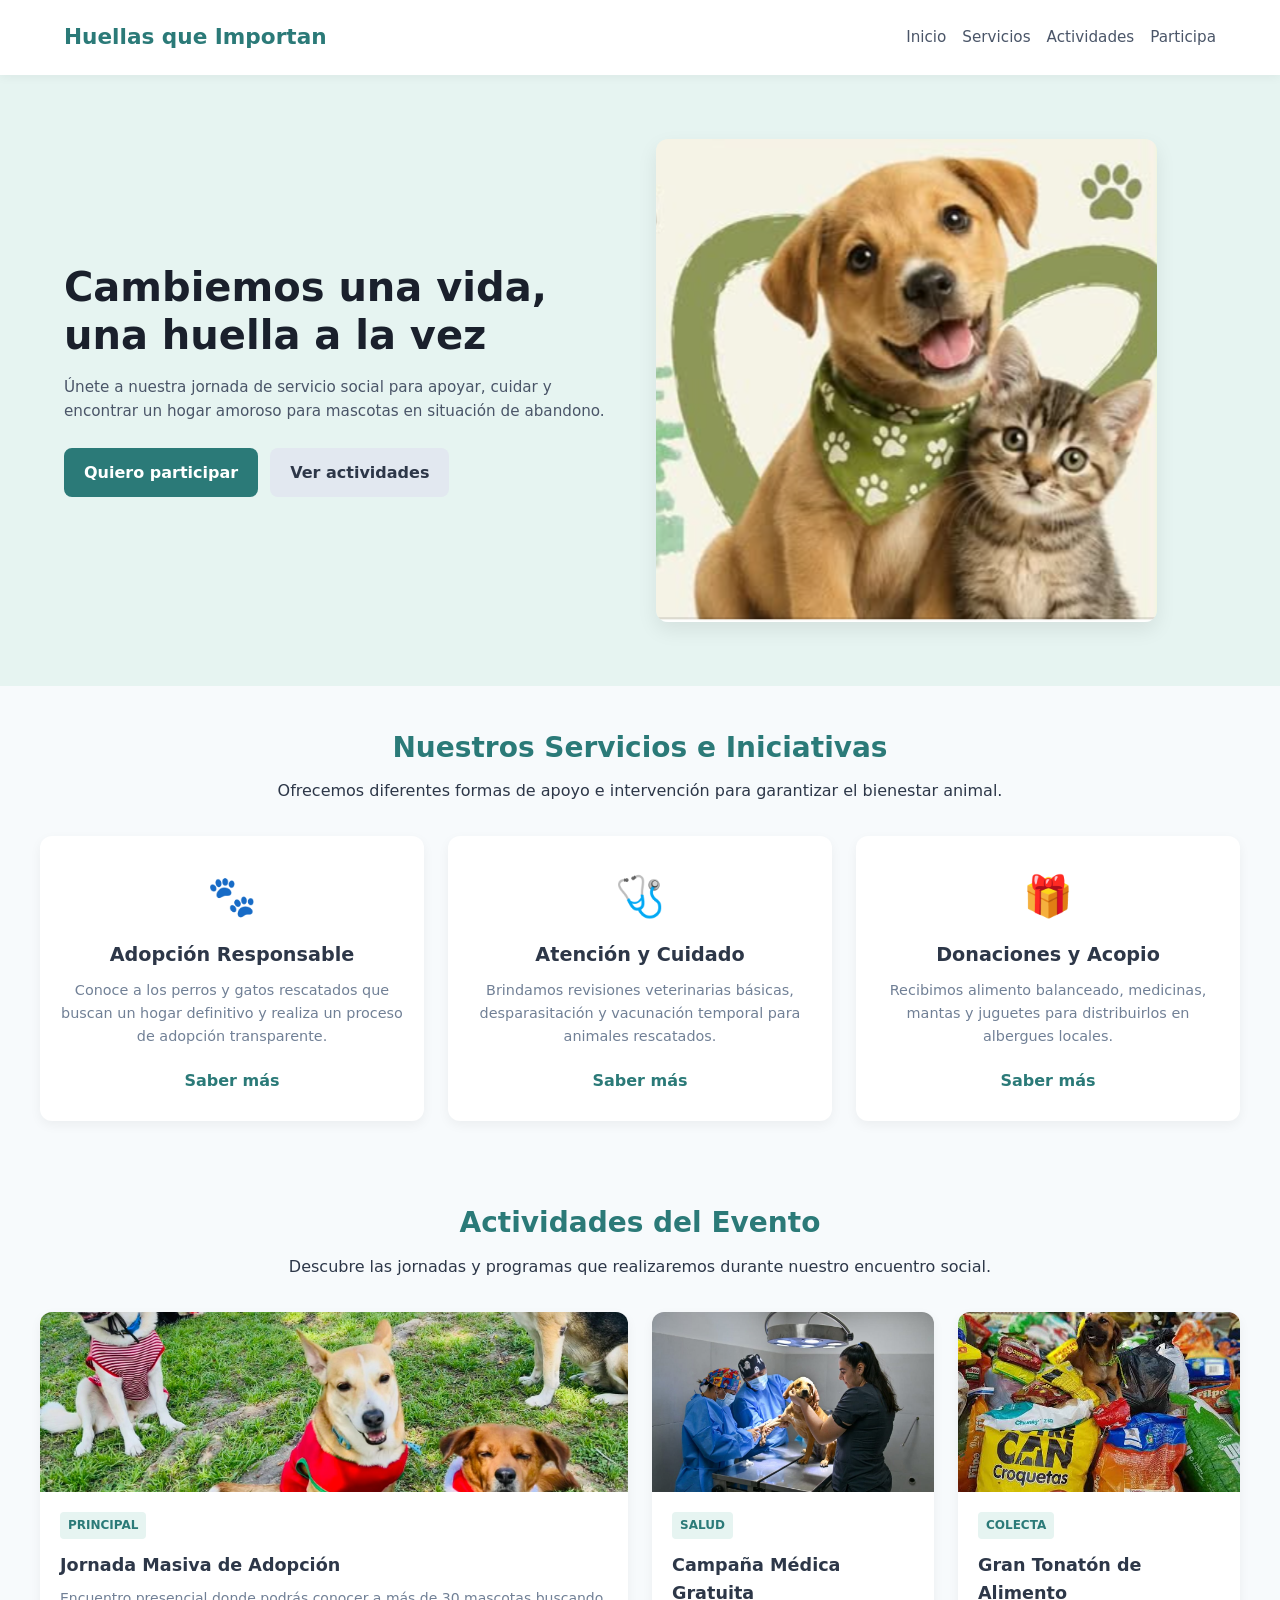
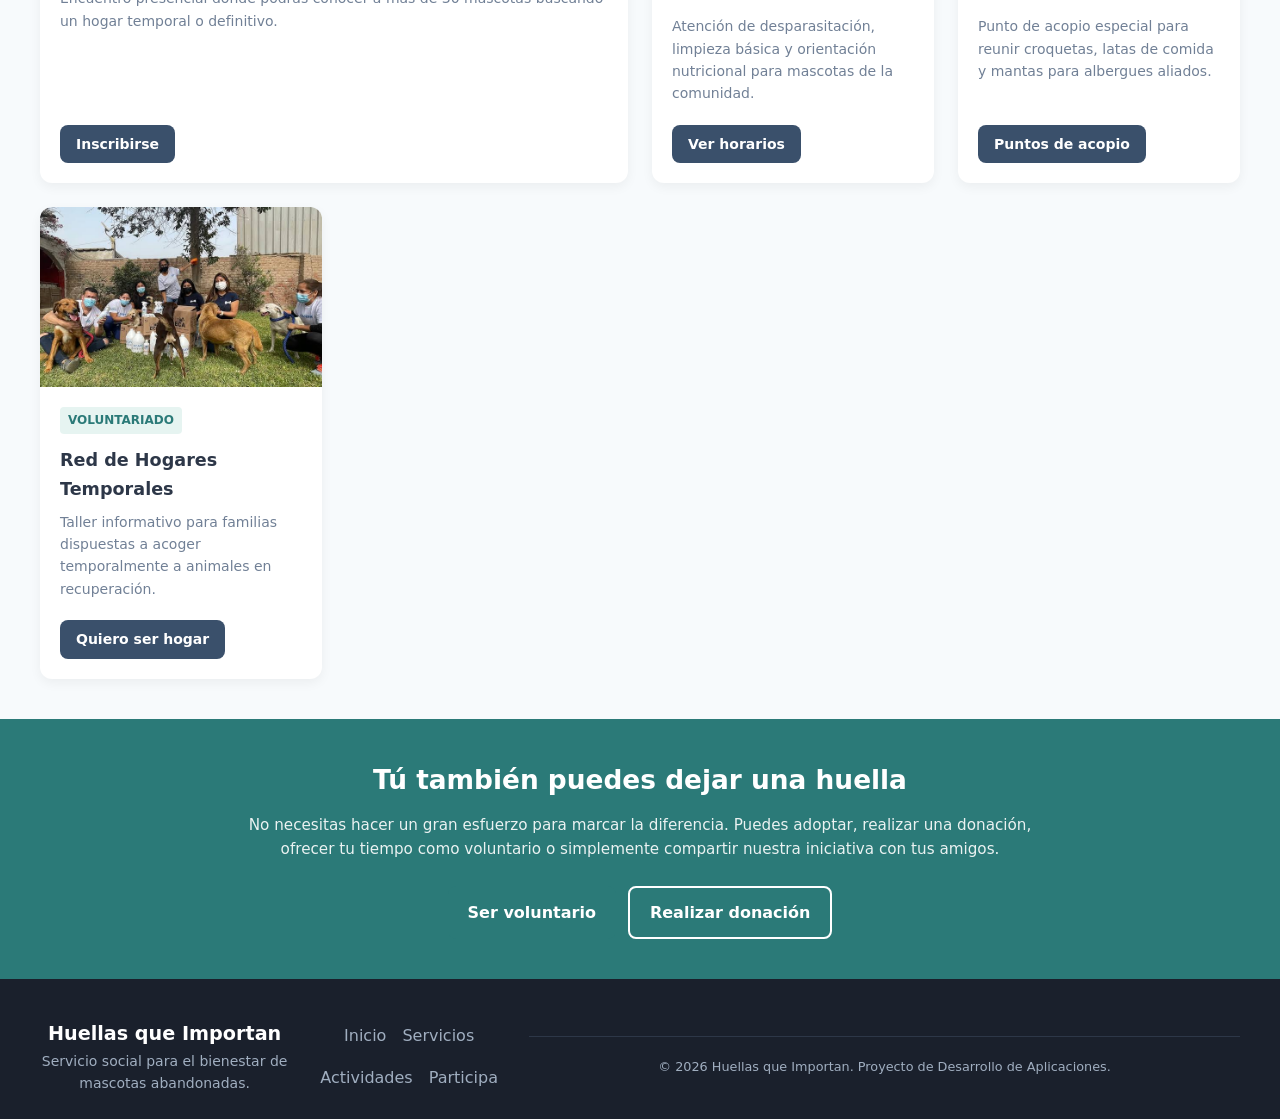
<file: index.html>
<!DOCTYPE html>
<html lang="es">
<head>
    <meta charset="UTF-8">
    <meta name="viewport" content="width=device-width, initial-scale=1.0">
    <title>Huellas que Importan - Evento Benefico</title>
    <link rel="stylesheet" href="styles.css">
</head>
<body>

    <!-- HEADER / ENCABEZADO -->
    <header class="header">
        <div class="header__logo">
            <a href="#">Huellas que Importan</a>
        </div>

        <nav class="nav" aria-label="Navegación principal">
            <ul class="nav__lista">
                <li><a href="#inicio" class="nav__enlace">Inicio</a></li>
                <li><a href="#servicios" class="nav__enlace">Servicios</a></li>
                <li><a href="#actividades" class="nav__enlace">Actividades</a></li>
                <li><a href="#participa" class="nav__enlace">Participa</a></li>
            </ul>
        </nav>
    </header>

<!-- CONTENIDO PRINCIPAL -->
    <main id="inicio">

        <!-- 2. HERO -->
        <section class="hero">
            <div class="hero__contenido">
                <h1 class="hero__titulo">Cambiemos una vida, una huella a la vez</h1>
                <p class="hero__descripcion">
                    Únete a nuestra jornada de servicio social para apoyar, cuidar y encontrar un hogar amoroso para mascotas en situación de abandono.
                </p>
                <div class="hero__acciones">
                    <a href="#participa" class="btn btn--primario">Quiero participar</a>
                    <a href="#actividades" class="btn btn--secundario">Ver actividades</a>
                </div>
            </div>
            <div class="hero__imagen">
                <img src="assets/selección hero.png" alt="Perro y gato rescatados listos para ser adoptados">
        </section>

        <!-- 3. SERVICIOS -->
        <section id="servicios" class="servicios">
            <div class="servicios__encabezado">
                <h2>Nuestros Servicios e Iniciativas</h2>
                <p>Ofrecemos diferentes formas de apoyo e intervención para garantizar el bienestar animal.</p>
            </div>

            <div class="servicios__contenedor">
                <!-- Servicio 1 -->
                <article class="tarjeta-servicio">
                    <div class="tarjeta-servicio__icono">
                        <span>🐾</span>
                    </div>
                    <h3 class="tarjeta-servicio__titulo">Adopción Responsable</h3>
                    <p class="tarjeta-servicio__descripcion">
                        Conoce a los perros y gatos rescatados que buscan un hogar definitivo y realiza un proceso de adopción transparente.
                    </p>
                    <a href="#participa" class="tarjeta-servicio__enlace">Saber más</a>
                </article>

                <!-- Servicio 2 -->
                <article class="tarjeta-servicio">
                    <div class="tarjeta-servicio__icono">
                        <span>🩺</span>
                    </div>
                    <h3 class="tarjeta-servicio__titulo">Atención y Cuidado</h3>
                    <p class="tarjeta-servicio__descripcion">
                        Brindamos revisiones veterinarias básicas, desparasitación y vacunación temporal para animales rescatados.
                    </p>
                    <a href="#participa" class="tarjeta-servicio__enlace">Saber más</a>
                </article>

                <!-- Servicio 3 -->
                <article class="tarjeta-servicio">
                    <div class="tarjeta-servicio__icono">
                        <span>🎁</span>
                    </div>
                    <h3 class="tarjeta-servicio__titulo">Donaciones y Acopio</h3>
                    <p class="tarjeta-servicio__descripcion">
                        Recibimos alimento balanceado, medicinas, mantas y juguetes para distribuirlos en albergues locales.
                    </p>
                    <a href="#participa" class="tarjeta-servicio__enlace">Saber más</a>
                </article>
            </div>
        </section>

        <!-- 4. PROYECTOS / ACTIVIDADES -->
        <section id="actividades" class="actividades">
            <div class="actividades__encabezado">
                <h2>Actividades del Evento</h2>
                <p>Descubre las jornadas y programas que realizaremos durante nuestro encuentro social.</p>
            </div>

            <div class="actividades__contenedor">
                <!-- Actividad 1 (Destacada) -->
                <article class="tarjeta-actividad tarjeta-actividad--destacada">
                    <div class="tarjeta-actividad__imagen">
                        <img src="assets/principal.jpeg" alt="Jornada masiva de adopción de mascotas">
                    </div>
                    <div class="tarjeta-actividad__contenido">
                        <span class="tarjeta-actividad__etiqueta">Principal</span>
                        <h3 class="tarjeta-actividad__titulo">Jornada Masiva de Adopción</h3>
                        <p class="tarjeta-actividad__descripcion">
                            Encuentro presencial donde podrás conocer a más de 30 mascotas buscando un hogar temporal o definitivo.
                        </p>
                        <a href="#participa" class="btn btn--pequeno">Inscribirse</a>
                    </div>
                </article>

                <!-- Actividad 2 -->
                <article class="tarjeta-actividad">
                    <div class="tarjeta-actividad__imagen">
                        <img src="assets/salud.jpeg" alt="Campaña médica veterinaria gratuita"> 
                    </div>
                    <div class="tarjeta-actividad__contenido">
                        <span class="tarjeta-actividad__etiqueta">Salud</span>
                        <h3 class="tarjeta-actividad__titulo">Campaña Médica Gratuita</h3>
                        <p class="tarjeta-actividad__descripcion">
                            Atención de desparasitación, limpieza básica y orientación nutricional para mascotas de la comunidad.
                        </p>
                        <a href="#participa" class="btn btn--pequeno">Ver horarios</a>
                    </div>
                </article>

                <!-- Actividad 3 -->
                <article class="tarjeta-actividad">
                    <div class="tarjeta-actividad__imagen">
                        <img src="assets/colecta.jpg" alt="Recolección de alimento balanceado">
                    </div>
                    <div class="tarjeta-actividad__contenido">
                        <span class="tarjeta-actividad__etiqueta">Colecta</span>
                        <h3 class="tarjeta-actividad__titulo">Gran Tonatón de Alimento</h3>
                        <p class="tarjeta-actividad__descripcion">
                            Punto de acopio especial para reunir croquetas, latas de comida y mantas para albergues aliados.
                        </p>
                        <a href="#participa" class="btn btn--pequeno">Puntos de acopio</a>
                    </div>
                </article>

                <!-- Actividad 4 -->
                <article class="tarjeta-actividad">
                    <div class="tarjeta-actividad__imagen">
                        <img src="assets/voluntariado.jpg" alt="Red de hogares temporales para animales">
                    </div>
                    <div class="tarjeta-actividad__contenido">
                        <span class="tarjeta-actividad__etiqueta">Voluntariado</span>
                        <h3 class="tarjeta-actividad__titulo">Red de Hogares Temporales</h3>
                        <p class="tarjeta-actividad__descripcion">
                            Taller informativo para familias dispuestas a acoger temporalmente a animales en recuperación.
                        </p>
                        <a href="#participa" class="btn btn--pequeno">Quiero ser hogar</a>
                    </div>
                </article>
            </div>
        </section>

        <!-- 5. LLAMADA A LA ACCIÓN (CTA) -->
        <section id="participa" class="cta">
            <div class="cta__contenido">
                <h2 class="cta__titulo">Tú también puedes dejar una huella</h2>
                <p class="cta__descripcion">
                    No necesitas hacer un gran esfuerzo para marcar la diferencia. Puedes adoptar, realizar una donación, ofrecer tu tiempo como voluntario o simplemente compartir nuestra iniciativa con tus amigos.
                </p>
                <div class="cta__acciones">
                    <a href="#" class="btn btn--destacado">Ser voluntario</a>
                    <a href="#" class="btn btn--linea">Realizar donación</a>
                </div>
            </div>
        </section>

    </main>
    
    <!-- 6. FOOTER / PIE DE PÁGINA -->
    <footer class="footer">
        <div class="footer__contenido">
            <div class="footer__marca">
                <h3 class="footer__logo">Huellas que Importan</h3>
                <p class="footer__eslogan">Servicio social para el bienestar de mascotas abandonadas.</p>
            </div>

            <nav class="footer__nav" aria-label="Navegación del pie de página">
                <ul class="footer__lista">
                    <li><a href="#inicio">Inicio</a></li>
                    <li><a href="#servicios">Servicios</a></li>
                    <li><a href="#actividades">Actividades</a></li>
                    <li><a href="#participa">Participa</a></li>
                </ul>
            </nav>

            <div class="footer__creditos">
                <p>&copy; 2026 Huellas que Importan. Proyecto de Desarrollo de Aplicaciones.</p>
            </div>
        </div>
    </footer>

</body>
</html>
</file>
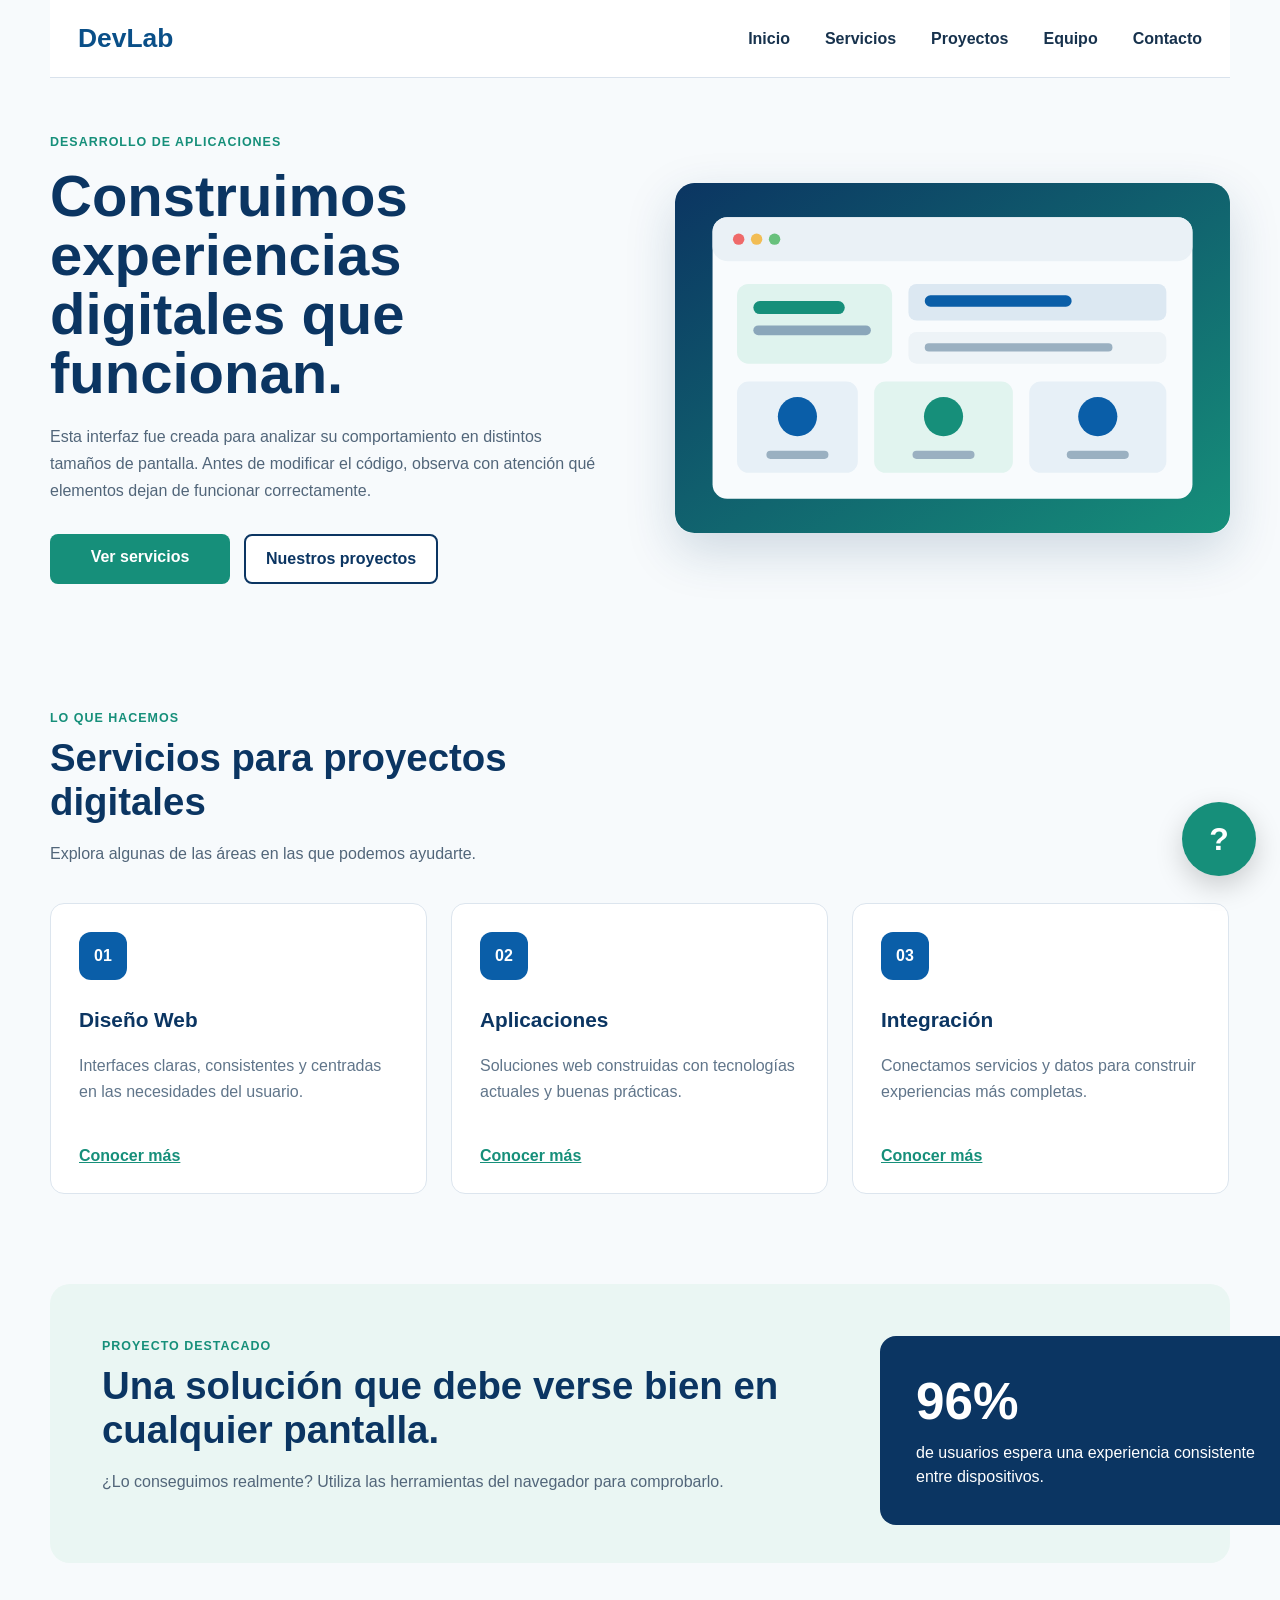
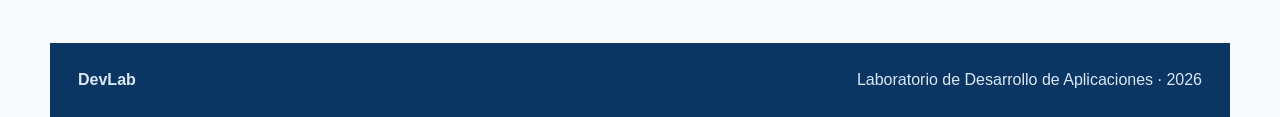
<file: ACTIVIDADES/Actividad 2/Experiencia_01_P03_2026/index.html>
<!DOCTYPE html>
<html lang="es">
<head>
  <meta charset="UTF-8">
  <meta name="viewport" content="width=device-width, initial-scale=1.0">
  <title>DevLab | Experiencia 01</title>
  <link rel="stylesheet" href="styles.css">
</head>
<body>

  <header class="header">
    <a class="logo" href="#">DevLab</a>

    <nav class="nav" aria-label="Navegación principal">
      <a href="#inicio">Inicio</a>
      <a href="#servicios">Servicios</a>
      <a href="#proyectos">Proyectos</a>
      <a href="#equipo">Equipo</a>
      <a href="#contacto">Contacto</a>
    </nav>
  </header>

  <main>
    <section class="hero" id="inicio">
      <div class="hero__texto">
        <span class="etiqueta">DESARROLLO DE APLICACIONES</span>
        <h1>Construimos experiencias digitales que funcionan.</h1>
        <p>
          Esta interfaz fue creada para analizar su comportamiento en distintos
          tamaños de pantalla. Antes de modificar el código, observa con atención
          qué elementos dejan de funcionar correctamente.
        </p>

        <div class="acciones">
          <a class="boton boton--principal" href="#servicios">Ver servicios</a>
          <a class="boton boton--secundario" href="#proyectos">Nuestros proyectos</a>
        </div>
      </div>

      <div class="hero__imagen">
        <img src="assets/dashboard.svg"
             alt="Ilustración de un panel de aplicación web">
      </div>
    </section>

    <section class="servicios" id="servicios">
      <div class="seccion-titulo">
        <span>LO QUE HACEMOS</span>
        <h2>Servicios para proyectos digitales</h2>
        <p>Explora algunas de las áreas en las que podemos ayudarte.</p>
      </div>

      <div class="tarjetas">
        <article class="tarjeta">
          <div class="tarjeta__icono">01</div>
          <h3>Diseño Web</h3>
          <p>Interfaces claras, consistentes y centradas en las necesidades del usuario.</p>
          <a href="#">Conocer más</a>
        </article>

        <article class="tarjeta">
          <div class="tarjeta__icono">02</div>
          <h3>Aplicaciones</h3>
          <p>Soluciones web construidas con tecnologías actuales y buenas prácticas.</p>
          <a href="#">Conocer más</a>
        </article>

        <article class="tarjeta">
          <div class="tarjeta__icono">03</div>
          <h3>Integración</h3>
          <p>Conectamos servicios y datos para construir experiencias más completas.</p>
          <a href="#">Conocer más</a>
        </article>
      </div>
    </section>

    <section class="proyectos" id="proyectos">
      <div>
        <span class="etiqueta">PROYECTO DESTACADO</span>
        <h2>Una solución que debe verse bien en cualquier pantalla.</h2>
        <p>
          ¿Lo conseguimos realmente? Utiliza las herramientas del navegador
          para comprobarlo.
        </p>
      </div>

      <aside class="dato">
        <strong>96%</strong>
        <span>de usuarios espera una experiencia consistente entre dispositivos.</span>
      </aside>
    </section>
  </main>

  <button class="ayuda" type="button" aria-label="Abrir ayuda">?</button>

  <footer class="footer" id="contacto">
    <strong>DevLab</strong>
    <span>Laboratorio de Desarrollo de Aplicaciones · 2026</span>
  </footer>

</body>
</html>
</file>
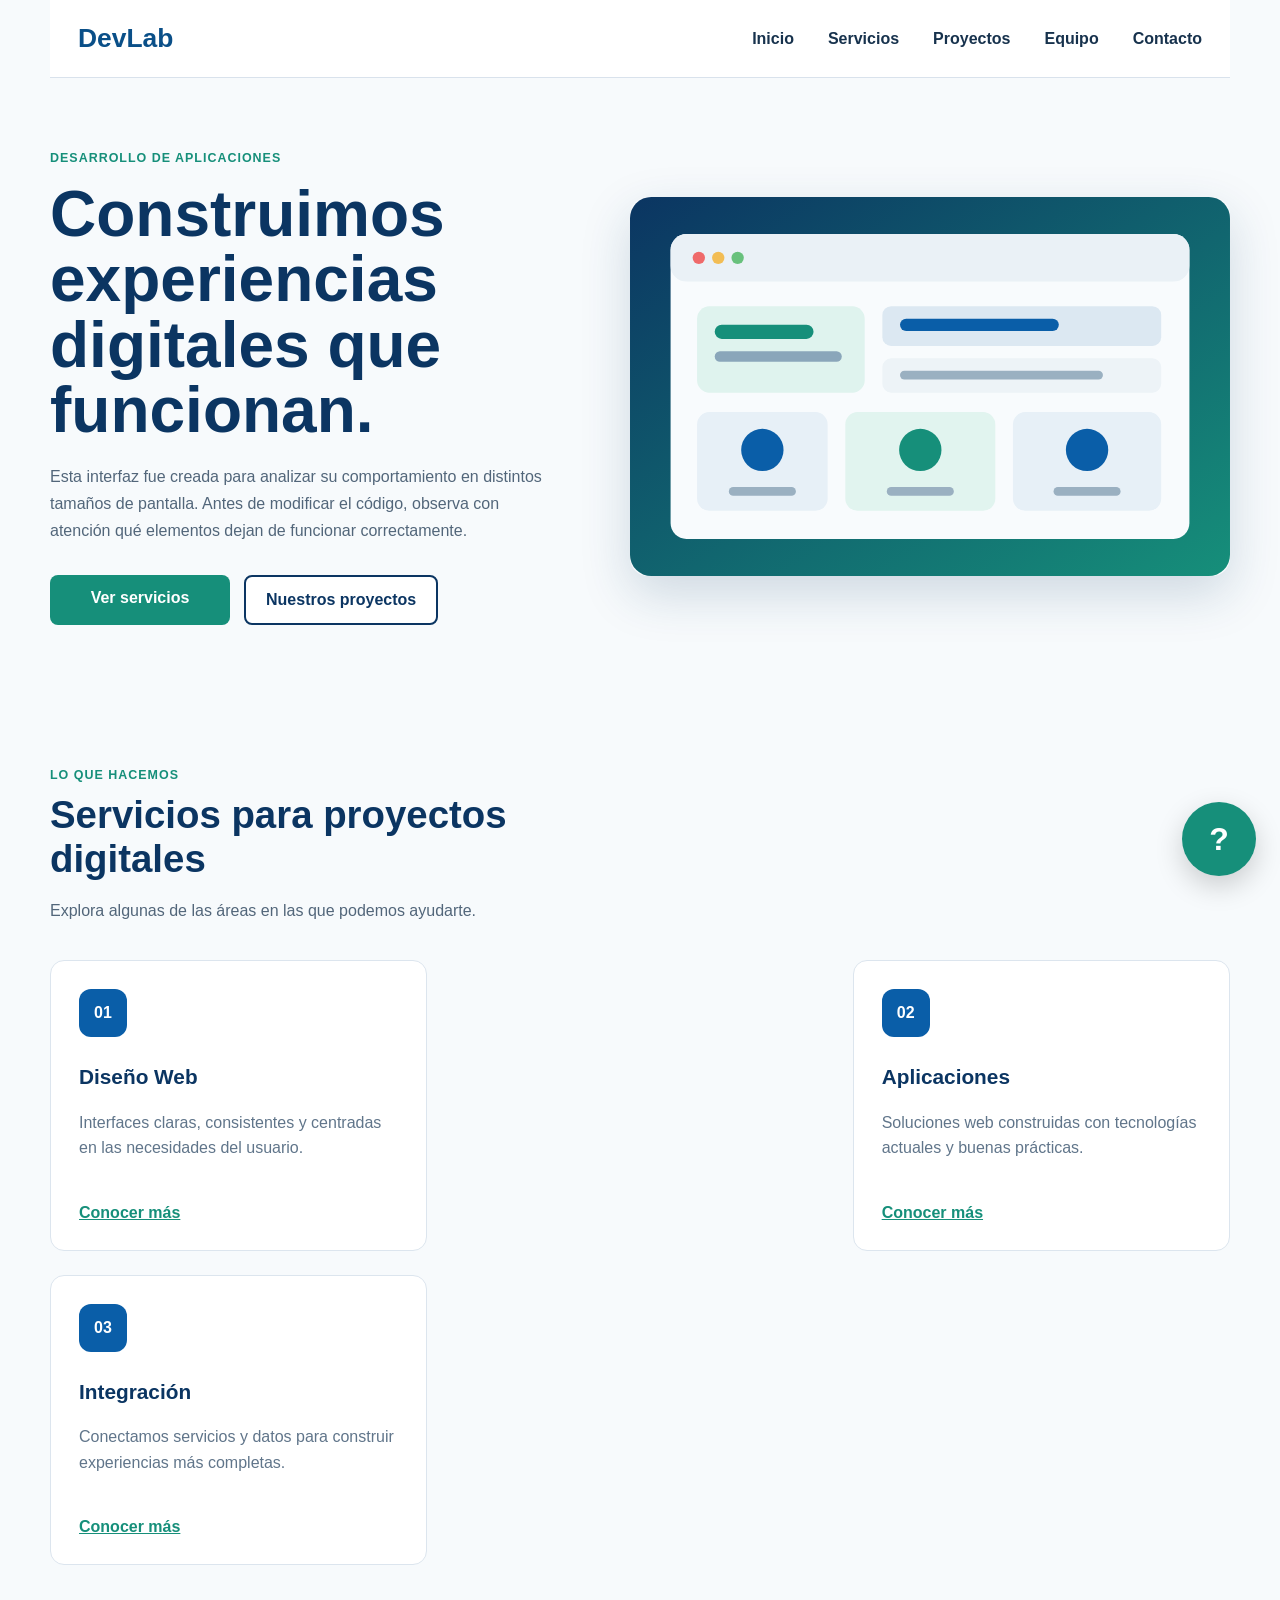
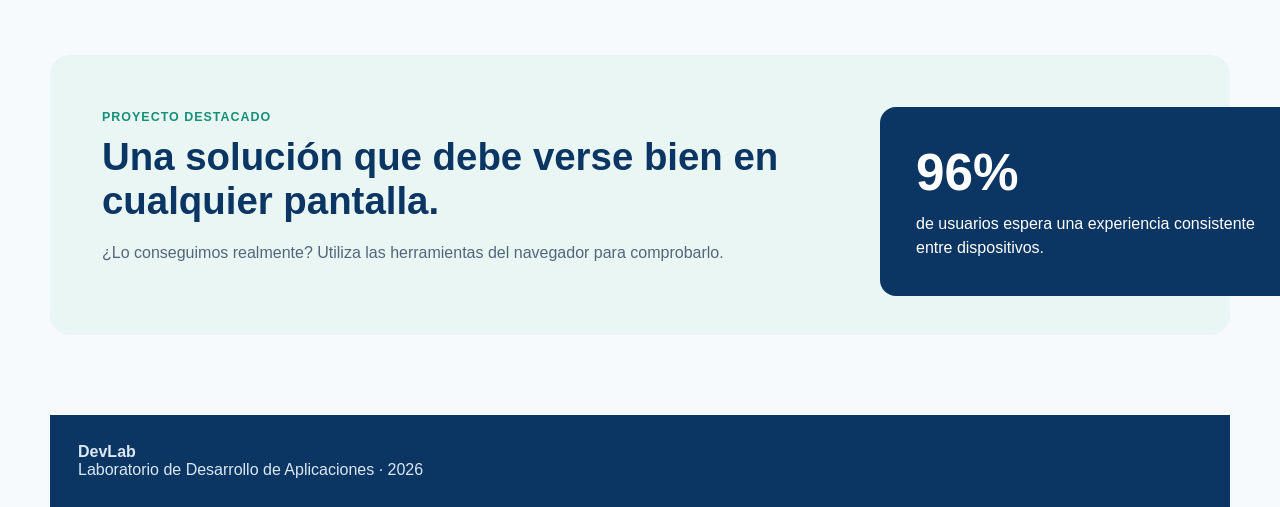
<file: ACTIVIDADES/Actividad4/Experiencia_01_P03_2026/index.html>
<!DOCTYPE html>
<html lang="es">
<head>
  <meta charset="UTF-8">
  <meta name="viewport" content="width=device-width, initial-scale=1.0">
  <title>DevLab | Experiencia 01</title>
  <link rel="stylesheet" href="styles.css">
</head>
<body>

  <header class="header">
    <a class="logo" href="#">DevLab</a>

    <nav class="nav" aria-label="Navegación principal">
      <a href="#inicio">Inicio</a>
      <a href="#servicios">Servicios</a>
      <a href="#proyectos">Proyectos</a>
      <a href="#equipo">Equipo</a>
      <a href="#contacto">Contacto</a>
    </nav>
  </header>

  <main>
    <section class="hero" id="inicio">
      <div class="hero__texto">
        <span class="etiqueta">DESARROLLO DE APLICACIONES</span>
        <h1>Construimos experiencias digitales que funcionan.</h1>
        <p>
          Esta interfaz fue creada para analizar su comportamiento en distintos
          tamaños de pantalla. Antes de modificar el código, observa con atención
          qué elementos dejan de funcionar correctamente.
        </p>

        <div class="acciones">
          <a class="boton boton--principal" href="#servicios">Ver servicios</a>
          <a class="boton boton--secundario" href="#proyectos">Nuestros proyectos</a>
        </div>
      </div>

      <div class="hero__imagen">
        <img src="assets/dashboard.svg"
             alt="Ilustración de un panel de aplicación web">
      </div>
    </section>

    <section class="servicios" id="servicios">
      <div class="seccion-titulo">
        <span>LO QUE HACEMOS</span>
        <h2>Servicios para proyectos digitales</h2>
        <p>Explora algunas de las áreas en las que podemos ayudarte.</p>
      </div>

      <div class="tarjetas">
        <article class="tarjeta tarjeta--destacada">
          <div class="tarjeta__icono">01</div>
          <h3>Diseño Web</h3>
          <p>Interfaces claras, consistentes y centradas en las necesidades del usuario.</p>
          <a href="#">Conocer más</a>
        </article>

        <article class="tarjeta">
          <div class="tarjeta__icono">02</div>
          <h3>Aplicaciones</h3>
          <p>Soluciones web construidas con tecnologías actuales y buenas prácticas.</p>
          <a href="#">Conocer más</a>
        </article>

        <article class="tarjeta">
          <div class="tarjeta__icono">03</div>
          <h3>Integración</h3>
          <p>Conectamos servicios y datos para construir experiencias más completas.</p>
          <a href="#">Conocer más</a>
        </article>
      </div>
    </section>

    <section class="proyectos" id="proyectos">
      <div>
        <span class="etiqueta">PROYECTO DESTACADO</span>
        <h2>Una solución que debe verse bien en cualquier pantalla.</h2>
        <p>
          ¿Lo conseguimos realmente? Utiliza las herramientas del navegador
          para comprobarlo.
        </p>
      </div>

      <aside class="dato">
        <strong>96%</strong>
        <span>de usuarios espera una experiencia consistente entre dispositivos.</span>
      </aside>
    </section>
  </main>

  <button class="ayuda" type="button" aria-label="Abrir ayuda">?</button>

  <footer class="footer" id="contacto">
    <strong>DevLab</strong>
    <span>Laboratorio de Desarrollo de Aplicaciones · 2026</span>
  </footer>

</body>
</html>
</file>
<file: styles.css>
/* ==========================================================================
   1. RESET Y CONFIGURACIÓN BASE (Mobile First)
   ========================================================================== */
* {
    margin: 0;
    padding: 0;
    box-sizing: border-box; /* Garantiza que padding y border no alteren el ancho total */
}

html {
    scroll-behavior: smooth;
}

body {
    font-family: system-ui, -apple-system, BlinkMacSystemFont, "Segoe UI", Roboto, sans-serif;
    line-height: 1.6;
    color: #2d3748;
    background-color: #f7fafc;
}

/* Tratamiento de imágenes fluidas para evitar desbordamientos horizontales */
img {
    max-width: 100%;
    height: auto;
    display: block;
}

a {
    text-decoration: none;
    color: inherit;
}

ul {
    list-style: none;
}

/* Espaciado general y tipografía de secciones en móvil */
section {
    padding: 2.5rem 1.25rem;
}

.servicios__encabezado,
.actividades__encabezado {
    text-align: center;
    margin-bottom: 2rem;
}

.servicios__encabezado h2,
.actividades__encabezado h2 {
    font-size: 1.75rem;
    color: #2b7a78;
    margin-bottom: 0.5rem;
}

/* ==========================================================================
   2. ESTILOS DE BOTONES EN MÓVIL
   ========================================================================== */
.btn {
    display: inline-flex;
    align-items: center;
    justify-content: center;
    padding: 0.75rem 1.25rem;
    border-radius: 8px;
    font-weight: 600;
    cursor: pointer;
    text-align: center;
}

.btn--primario,
.btn--destacado {
    background-color: #2b7a78;
    color: #ffffff;
}

.btn--secundario {
    background-color: #e2e8f0;
    color: #2d3748;
}

.btn--linea {
    border: 2px solid #ffffff;
    color: #ffffff;
}

.btn--pequeno {
    padding: 0.5rem 1rem;
    font-size: 0.875rem;
    background-color: #3a506b;
    color: #ffffff;
}
/* ==========================================================================
   3. HEADER (Mobile First - Flexbox unidimensional)
   ========================================================================== */
.header {
    display: flex;
    flex-direction: column; /* En móvil: elementos apilados verticalmente */
    align-items: center;
    gap: 1rem;
    padding: 1.25rem 1.25rem;
    background-color: #ffffff;
    box-shadow: 0 2px 10px rgba(0, 0, 0, 0.05);
    position: sticky;
    top: 0;
    z-index: 100;
}

.header__logo a {
    font-size: 1.35rem;
    font-weight: 700;
    color: #2b7a78;
}

.nav__lista {
    display: flex;
    flex-wrap: wrap; /* Permite acomodar enlaces si la pantalla es muy estrecha */
    justify-content: center;
    gap: 1rem;
}

.nav__enlace {
    font-weight: 500;
    font-size: 0.95rem;
    color: #4a5568;
}

/* ==========================================================================
   4. HERO (Mobile First - Flexbox unidimensional)
   ========================================================================== */
.hero {
    display: flex;
    flex-direction: column; /* En móvil: texto arriba, imagen abajo */
    align-items: center;
    gap: 2rem;
    background-color: #e6f4f1;
}

.hero__contenido {
    text-align: center;
}

.hero__titulo {
    font-size: 1.85rem;
    color: #1a202c;
    line-height: 1.2;
    margin-bottom: 1rem;
}

.hero__descripcion {
    font-size: 0.95rem;
    color: #4a5568;
    margin-bottom: 1.5rem;
}

.hero__acciones {
    display: flex;
    justify-content: center;
    gap: 0.75rem;
    flex-wrap: wrap; /* Evita desbordamientos en pantallas pequeñas */
}

.hero__imagen img {
    border-radius: 12px;
    box-shadow: 0 8px 20px rgba(0, 0, 0, 0.08);
}
/* ==========================================================================
   5. SERVICIOS (Mobile First - CSS Grid inicial)
   ========================================================================== */
.servicios__contenedor {
    display: grid;
    grid-template-columns: 1fr; /* 1 columna vertical para pantallas pequeñas */
    gap: 1.5rem;
    max-width: 1200px;
    margin: 0 auto;
}

.tarjeta-servicio {
    display: flex;
    flex-direction: column; /* Flexbox para la estructura interna de la tarjeta */
    align-items: center;
    text-align: center;
    padding: 1.75rem 1.25rem;
    background-color: #ffffff;
    border-radius: 12px;
    box-shadow: 0 4px 12px rgba(0, 0, 0, 0.05);
}

.tarjeta-servicio__icono {
    font-size: 2.5rem;
    margin-bottom: 0.75rem;
}

.tarjeta-servicio__titulo {
    font-size: 1.2rem;
    color: #2d3748;
    margin-bottom: 0.5rem;
}

.tarjeta-servicio__descripcion {
    font-size: 0.9rem;
    color: #718096;
    margin-bottom: 1.25rem;
}

.tarjeta-servicio__enlace {
    margin-top: auto; /* Alinea el enlace al fondo usando Flexbox */
    font-weight: 600;
    color: #2b7a78;
}

/* ==========================================================================
   6. ACTIVIDADES (Mobile First - Cuadrícula flexible con Grid)
   ========================================================================== */
.actividades__contenedor {
    display: grid;
    /* Cuadrícula flexible adaptativa sin depender exclusivamente de breakpoints */
    grid-template-columns: repeat(auto-fit, minmax(260px, 1fr));
    gap: 1.5rem;
    max-width: 1200px;
    margin: 0 auto;
}

.tarjeta-actividad {
    display: flex;
    flex-direction: column; /* Estructura interna alineada verticalmente */
    background-color: #ffffff;
    border-radius: 12px;
    overflow: hidden;
    box-shadow: 0 4px 12px rgba(0, 0, 0, 0.05);
}

.tarjeta-actividad__imagen img {
    width: 100%;
    height: 180px;
    object-fit: cover; /* Recorte fluido para mantener la legibilidad visual */
}

.tarjeta-actividad__contenido {
    display: flex;
    flex-direction: column;
    padding: 1.25rem;
    flex-grow: 1;
}

.tarjeta-actividad__etiqueta {
    align-self: flex-start;
    font-size: 0.75rem;
    font-weight: 700;
    text-transform: uppercase;
    background-color: #e6f4f1;
    color: #2b7a78;
    padding: 0.25rem 0.5rem;
    border-radius: 4px;
    margin-bottom: 0.75rem;
}

.tarjeta-actividad__titulo {
    font-size: 1.1rem;
    margin-bottom: 0.5rem;
}

.tarjeta-actividad__descripcion {
    font-size: 0.875rem;
    color: #718096;
    margin-bottom: 1.25rem;
}

.tarjeta-actividad__contenido .btn {
    margin-top: auto;
    align-self: flex-start;
}
/* ==========================================================================
   7. LLAMADA A LA ACCIÓN / CTA (Mobile First - Flexbox)
   ========================================================================== */
.cta {
    background-color: #2b7a78;
    color: #ffffff;
    text-align: center;
}

.cta__contenido {
    max-width: 800px;
    margin: 0 auto;
}

.cta__titulo {
    font-size: 1.65rem;
    margin-bottom: 0.75rem;
}

.cta__descripcion {
    font-size: 0.95rem;
    margin-bottom: 1.5rem;
    opacity: 0.9;
}

.cta__acciones {
    display: flex;
    justify-content: center;
    gap: 0.75rem;
    flex-wrap: wrap; /* Mantiene los botones adaptables en pantallas estrechas */
}

/* ==========================================================================
   8. FOOTER (Mobile First - Flexbox)
   ========================================================================== */
.footer {
    background-color: #1a202c;
    color: #a0aec0;
    padding: 2.5rem 1.25rem 1.5rem;
}

.footer__contenido {
    display: flex;
    flex-direction: column; /* Alineación vertical para dispositivos móviles */
    align-items: center;
    gap: 1.5rem;
    text-align: center;
    max-width: 1200px;
    margin: 0 auto;
}

.footer__logo {
    color: #ffffff;
    font-size: 1.2rem;
}

.footer__eslogan {
    font-size: 0.875rem;
}

.footer__lista {
    display: flex;
    gap: 1rem;
    flex-wrap: wrap;
    justify-content: center;
}

.footer__creditos {
    border-top: 1px solid #2d3748;
    padding-top: 1.25rem;
    width: 100%;
    font-size: 0.8rem;
}
/* ==========================================================================
   9. MEDIA QUERY (Mejora Progresiva para Pantallas Grandes)
   ========================================================================== */
@media (min-width: 768px) {
    /* Reorganización del Header a fila horizontal */
    .header {
        flex-direction: row;
        justify-content: space-between;
        padding: 1.25rem 5%;
    }

    /* Reorganización del Hero a 2 columnas distribuidas */
    .hero {
        flex-direction: row;
        padding: 4rem 5%;
    }

    .hero__contenido {
        text-align: left;
        flex: 1;
    }

    .hero__titulo {
        font-size: 2.5rem;
    }

    .hero__acciones {
        justify-content: flex-start;
    }

    .hero__imagen {
        flex: 1;
    }

    /* Servicios pasa de 1 a 3 columnas simétricas con CSS Grid */
    .servicios__contenedor {
        grid-template-columns: repeat(3, 1fr);
    }

    /* La tarjeta de actividad destacada toma espacio expandido en el Grid */
    .tarjeta-actividad--destacada {
        grid-column: span 2;
    }

    /* Footer reorganizado en horizontal */
    .footer__contenido {
        flex-direction: row;
        justify-content: space-between;
    }
}
/* ==========================================================================
   10. INTERACCIONES VISUALES Y MICROINTERACCIONES
   ========================================================================== */

/* Transiciones en enlaces del Header y Footer */
.nav__enlace,
.footer__lista a {
    transition: color 0.25s ease;
}

.nav__enlace:hover,
.footer__lista a:hover {
    color: #2b7a78;
}

/* Elevación e interacción en Botones */
.btn {
    transition: transform 0.25s ease, background-color 0.25s ease, box-shadow 0.25s ease;
}

.btn:hover {
    transform: translateY(-2px);
    box-shadow: 0 4px 12px rgba(0, 0, 0, 0.15);
}

.btn--primario:hover,
.btn--destacado:hover {
    background-color: #1f5a58;
}

.btn--secundario:hover {
    background-color: #cbd5e0;
}

.btn--linea:hover {
    background-color: #ffffff;
    color: #2b7a78;
}

/* Efecto de elevación (Hover Card) en Tarjetas de Servicios y Actividades */
.tarjeta-servicio,
.tarjeta-actividad {
    transition: transform 0.3s ease, box-shadow 0.3s ease;
}

.tarjeta-servicio:hover,
.tarjeta-actividad:hover {
    transform: translateY(-6px);
    box-shadow: 0 12px 24px rgba(0, 0, 0, 0.12);
}

/* Zoom suave en la imagen al pasar el cursor por la tarjeta */
.tarjeta-actividad__imagen {
    overflow: hidden;
}

.tarjeta-actividad__imagen img {
    transition: transform 0.4s ease;
}

.tarjeta-actividad:hover .tarjeta-actividad__imagen img {
    transform: scale(1.05);
}

/* Accesibilidad: Respeta a usuarios que prefieren reducir el movimiento */
@media (prefers-reduced-motion: reduce) {
    .btn,
    .nav__enlace,
    .footer__lista a,
    .tarjeta-servicio,
    .tarjeta-actividad,
    .tarjeta-actividad__imagen img {
        transition: none;
        transform: none;
    }
}
</file>
<file: ACTIVIDADES/Actividad 2/Experiencia_01_P03_2026/styles.css>
/* =========================================================
   EXPERIENCIA DE PRÁCTICA N.° 01
   ¿POR QUÉ SE ROMPE MI INTERFAZ?

   IMPORTANTE:
   Este archivo contiene decisiones de diseño intencionalmente
   problemáticas. No las corrijas antes de realizar el análisis.
   ========================================================= */

* {
  box-sizing: border-box;
}

html {
  scroll-behavior: smooth;
}

body {
  margin: 0;
  font-family: Arial, Helvetica, sans-serif;
  color: #17324d;
  background: #f7fafc;
}

/* HEADER */
.header {
  max-width: 1180px; 
  width: 100%;       
  height: auto;  
  min-height: 78px;  
  margin: 0 auto;
  padding: 0 28px;

  display: flex;
  align-items: center;
  justify-content: space-between;
  flex-wrap: wrap;   

  background: #ffffff;
  border-bottom: 1px solid #d9e2ec;
}


.logo {
  color: #0a4f88;
  font-size: 1.65rem;
  font-weight: 800;
  text-decoration: none;
}

.nav {
  display: flex;
  gap: 35px;
  white-space: nowrap;
  flex-wrap: wrap;
}

.nav a {
  color: #17324d;
  font-weight: 700;
  text-decoration: none;
}

.nav a:hover {
  color: #168f7a;
}

/* HERO */
.hero {
  width: 1180px;
  height: 560px;
  margin: 0 auto;
  padding: 70px 0;

  display: flex;
  align-items: center;
  gap: 70px;

}

.hero__texto {
  flex: 1 1 0;
}
.etiqueta,
.seccion-titulo > span {
  color: #168f7a;
  font-size: 0.78rem;
  font-weight: 800;
  letter-spacing: 0.08em;
}

.hero h1 {
  margin: 16px 0 20px;
  font-size: 58px;
  line-height: 1.02;
  color: #0b3562;
}

.hero p,
.seccion-titulo p,
.proyectos p {
  line-height: 1.7;
  color: #52667a;
}

.acciones {
  margin-top: 30px;
  display: flex;
  gap: 14px;
  flex-wrap: wrap;
}

.boton {
  min-width: 180px;
  padding: 14px 20px;
  text-align: center;
  text-decoration: none;
  font-weight: 800;
  border-radius: 8px;
}

.boton--principal {
  color: white;
  background: #168f7a;
}

.boton--secundario {
  color: #0b3562;
  background: white;
  border: 2px solid #0b3562;
}

/* Imagen deliberadamente rígida */
.hero__imagen {
  flex: 1 1 0;
}

.hero__imagen img {
  max-width: 100%; 
  height: auto;
  object-fit: cover;
  display: block;
  border-radius: 18px;
  box-shadow: 0 18px 50px rgba(24, 68, 108, 0.18);
}

/* SERVICIOS */
.servicios {
  width: 1180px;
  margin: 0 auto;
  padding: 70px 0 90px;
}

.seccion-titulo {
  width: 620px;
  margin-bottom: 36px;
}

.seccion-titulo h2,
.proyectos h2 {
  margin: 10px 0 12px;
  font-size: 2.4rem;
  color: #0b3562;
}

.tarjetas {
  display: flex;
  gap: 24px;
}

.tarjeta {
  width: 377px;
  min-height: 280px;
  padding: 28px;
  background: white;
  border: 1px solid #dce5ee;
  border-radius: 14px;
}

.tarjeta__icono {
  width: 48px;
  height: 48px;
  display: grid;
  place-items: center;
  margin-bottom: 28px;
  color: white;
  font-weight: 800;
  background: #0a5ea8;
  border-radius: 12px;
}

.tarjeta h3 {
  font-size: 1.3rem;
  color: #0b3562;
}

.tarjeta p {
  min-height: 78px;
  line-height: 1.6;
  color: #60758a;
}

.tarjeta a {
  color: #168f7a;
  font-weight: 800;
}

/* PROYECTO */
.proyectos {
  position: relative;
  width: 1180px;
  min-height: 270px;
  margin: 0 auto 80px;
  padding: 52px 430px 52px 52px;
  background: #eaf6f3;
  border-radius: 20px;
}

.dato {
  position: absolute;
  top: 52px;
  right: -70px;
  width: 420px;
  padding: 36px;
  color: white;
  background: #0b3562;
  border-radius: 16px;
}

.dato strong {
  display: block;
  margin-bottom: 10px;
  font-size: 3.2rem;
}

.dato span {
  line-height: 1.5;
}

/* Botón fijo deliberadamente grande */
.ayuda {
  position: fixed;
  right: 24px;
  bottom: 24px;
  z-index: 10;
  width: 74px;
  height: 74px;
  color: white;
  font-size: 2rem;
  font-weight: 900;
  background: #168f7a;
  border: 0;
  border-radius: 50%;
  box-shadow: 0 10px 28px rgba(0, 0, 0, 0.18);
}

/* FOOTER */
.footer {
  width: 1180px;
  margin: 0 auto;
  padding: 28px;
  display: flex;
  justify-content: space-between;
  color: #dbe8f3;
  background: #0b3562;
}

/*
  NO HAY MEDIA QUERIES INTENCIONALMENTE.

  Antes de modificar este archivo:
  1. Prueba diferentes anchos.
  2. Registra los problemas.
  3. Identifica su posible causa.
  4. Propón una solución.
*/
</file>
<file: ACTIVIDADES/Actividad4/Experiencia_01_P03_2026/styles.css>
/* =========================================================
   EXPERIENCIA DE PRÁCTICA N.° 01
   ¿POR QUÉ SE ROMPE MI INTERFAZ?

   IMPORTANTE:
   Este archivo contiene decisiones de diseño intencionalmente
   problemáticas. No las corrijas antes de realizar el análisis.
   ========================================================= */

* {
  box-sizing: border-box;
}

html {
  scroll-behavior: smooth;
}

body {
  margin: 0;
  font-family: Arial, Helvetica, sans-serif;
  color: #17324d;
  background: #f7fafc;
}

/* HEADER */
.header {
  max-width: 1180px;
  width: 100%;
  height: 78px;
  margin: 0 auto;
  padding: 0 28px;

  display: flex;
  align-items: center;
  justify-content: space-between;

  background: #ffffff;
  border-bottom: 1px solid #d9e2ec;

  flex-direction: column;
  align-items: flex-start;
}

.logo {
  color: #0a4f88;
  font-size: 1.65rem;
  font-weight: 800;
  text-decoration: none;
}

.nav {
  display: flex;
  gap: 34px;
  white-space: nowrap;
}

.nav a {
  color: #17324d;
  font-weight: 700;
  text-decoration: none;
}

.nav a:hover {
  color: #168f7a;
}

/* HERO */
.hero {
  max-width: 1180px;
  width: 100%;
  min-height: 560px;
height: auto;
  margin: 0 auto;
  padding: 70px 0;

  display: flex;
  align-items: center;
  gap: 70px;

  flex-direction: column; 
}

.hero__texto {
  max-width: 510px;
width: 100%;
}

.etiqueta,
.seccion-titulo > span {
  color: #168f7a;
  font-size: 0.78rem;
  font-weight: 800;
  letter-spacing: 0.08em;
}

.hero h1 {
  margin: 16px 0 20px;
  font-size: clamp(2.2rem, 5vw, 4rem);
  line-height: 1.02;
  color: #0b3562;
}

.hero p,
.seccion-titulo p,
.proyectos p {
  line-height: 1.7;
  color: #52667a;
}

.acciones {
  margin-top: 30px;
  display: flex;
  gap: 14px;
}

.boton {
  min-width: 180px;
  padding: 14px 20px;
  text-align: center;
  text-decoration: none;
  font-weight: 800;
  border-radius: 8px;
}

.boton--principal {
  color: white;
  background: #168f7a;
}

.boton--secundario {
  color: #0b3562;
  background: white;
  border: 2px solid #0b3562;
}

/* Imagen deliberadamente rígida */
.hero__imagen {
  max-width: 600px;
width: 100%;
}

.hero__imagen img {
  max-width: 100%;
  height: auto;
  object-fit: cover;
  display: block;
  border-radius: 18px;
  box-shadow: 0 18px 50px rgba(24, 68, 108, 0.18);
}

/* SERVICIOS */
.servicios {
  max-width: 1180px;
  width: 100%;
  margin: 0 auto;
  padding: 70px 0 90px;
}

.seccion-titulo {
  width: 620px;
  margin-bottom: 36px;
}

.seccion-titulo h2,
.proyectos h2 {
  margin: 10px 0 12px;
  font-size: 2.4rem;
  color: #0b3562;
}

.tarjetas {
  display: grid;
  grid-template-columns: 1fr;
  gap: 24px;
}
.tarjeta--destacada {
  grid-column: auto;
}

.tarjeta {
  width: 377px;
  min-height: 280px;
  padding: 28px;
  background: white;
  border: 1px solid #dce5ee;
  border-radius: 14px;
}

.tarjeta__icono {
  width: 48px;
  height: 48px;
  display: grid;
  place-items: center;
  margin-bottom: 28px;
  color: white;
  font-weight: 800;
  background: #0a5ea8;
  border-radius: 12px;
}

.tarjeta h3 {
  font-size: 1.3rem;
  color: #0b3562;
}

.tarjeta p {
  min-height: 78px;
  line-height: 1.6;
  color: #60758a;
}

.tarjeta a {
  color: #168f7a;
  font-weight: 800;
}

/* PROYECTO */
.proyectos {
  position: relative;
  max-width: 1180px;
  width: 100%;
  min-height: 270px;
  margin: 0 auto 80px;
  padding: 52px 430px 52px 52px;
  background: #eaf6f3;
  border-radius: 20px;
}

.dato {
  position: absolute;
  top: 52px;
  right: -70px;
  width: 420px;
  padding: 36px;
  color: white;
  background: #0b3562;
  border-radius: 16px;
}

.dato strong {
  display: block;
  margin-bottom: 10px;
  font-size: 3.2rem;
}

.dato span {
  line-height: 1.5;
}

/* Botón fijo deliberadamente grande */
.ayuda {
  position: fixed;
  right: 24px;
  bottom: 24px;
  z-index: 10;
  width: 74px;
  height: 74px;
  color: white;
  font-size: 2rem;
  font-weight: 900;
  background: #168f7a;
  border: 0;
  border-radius: 50%;
  box-shadow: 0 10px 28px rgba(0, 0, 0, 0.18);
}

/* FOOTER */
.footer {
  max-width: 1180px;
  width: 100%;
  margin: 0 auto;
  padding: 28px;
  display: flex;
  justify-content: space-between;
  color: #dbe8f3;
  background: #0b3562;
  flex-direction: column;

}
@media (min-width: 1180px) {
  .hero {
    flex-direction: row;
    align-items: center;
  }

  .header {
    flex-direction: row;
    align-items: center;
    justify-content: space-between;
  }
  .tarjetas {
  grid-template-columns: repeat(3, 1fr);
  }
  .tarjeta--destacada {
  grid-column: span 2;
  }
}
/*
  NO HAY MEDIA QUERIES INTENCIONALMENTE.

  Antes de modificar este archivo:
  1. Prueba diferentes anchos.
  2. Registra los problemas.
  3. Identifica su posible causa.
  4. Propón una solución.
*/
</file>
